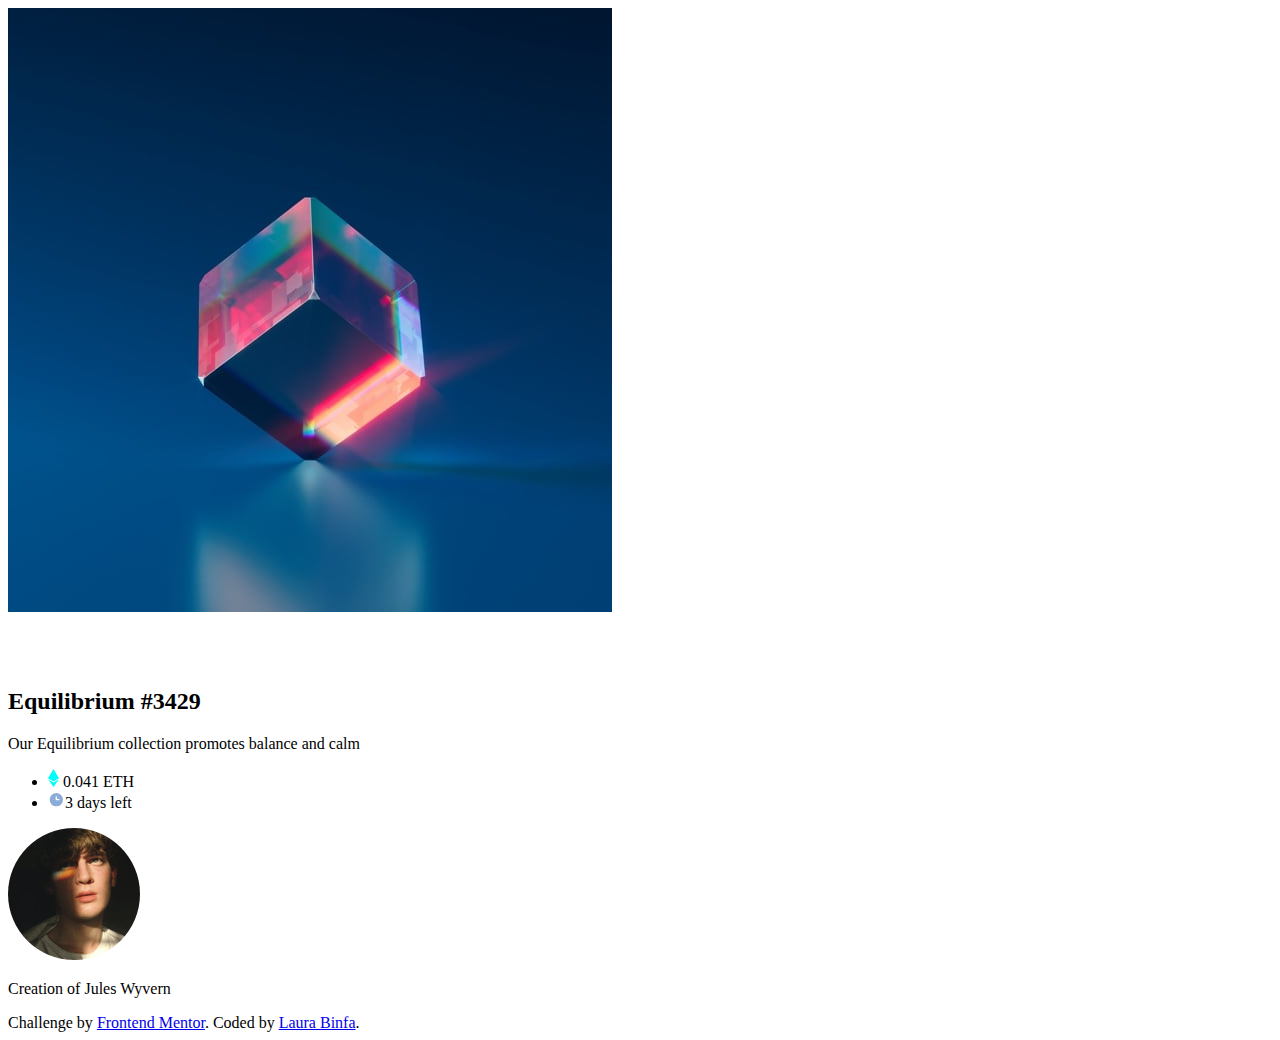
<file: nft-preview-card-component-main/index.html>
<!DOCTYPE html>
<html lang="en">
<head>
  <meta charset="UTF-8">
  <meta name="viewport" content="width=device-width, initial-scale=1.0"> <!-- displays site properly based on user's device -->

  <link rel="icon" type="image/png" sizes="32x32" href="./images/favicon-32x32.png">
  
  <title>Frontend Mentor | NFT preview card component</title>
<link rel="stylesheet" href="C:\Users\USER\Desktop\nft-preview-card-component-main\images\style.css">
</head>
<body>

  <div class="container">
    <article class="main-image">
      <img src="images/image-equilibrium.jpg" alt="">
      <div class="laura">
        <img src="./images/icon-view.svg" alt="">
      </div>
    </article>

    <article>
      <h2>Equilibrium #3429</h2>
      <p>Our Equilibrium collection promotes balance and calm</p>
      <ul>
        <li><img src="images/icon-ethereum.svg" alt=""> 0.041 ETH</li>
        <li><img src="images/icon-clock.svg" alt="">3 days left</li>
      </ul>
    </article>
    
<article class="avatar">
  <img src="images/image-avatar.png" alt="">
  <p>Creation of <span>Jules Wyvern</span></p>
</article>

  </div>

  <div class="attribution">
    Challenge by <a href="https://www.frontendmentor.io?ref=challenge" target="_blank">Frontend Mentor</a>. 
    Coded by <a href="#">Laura Binfa</a>.
  </div>
</body>
</html>
</file>
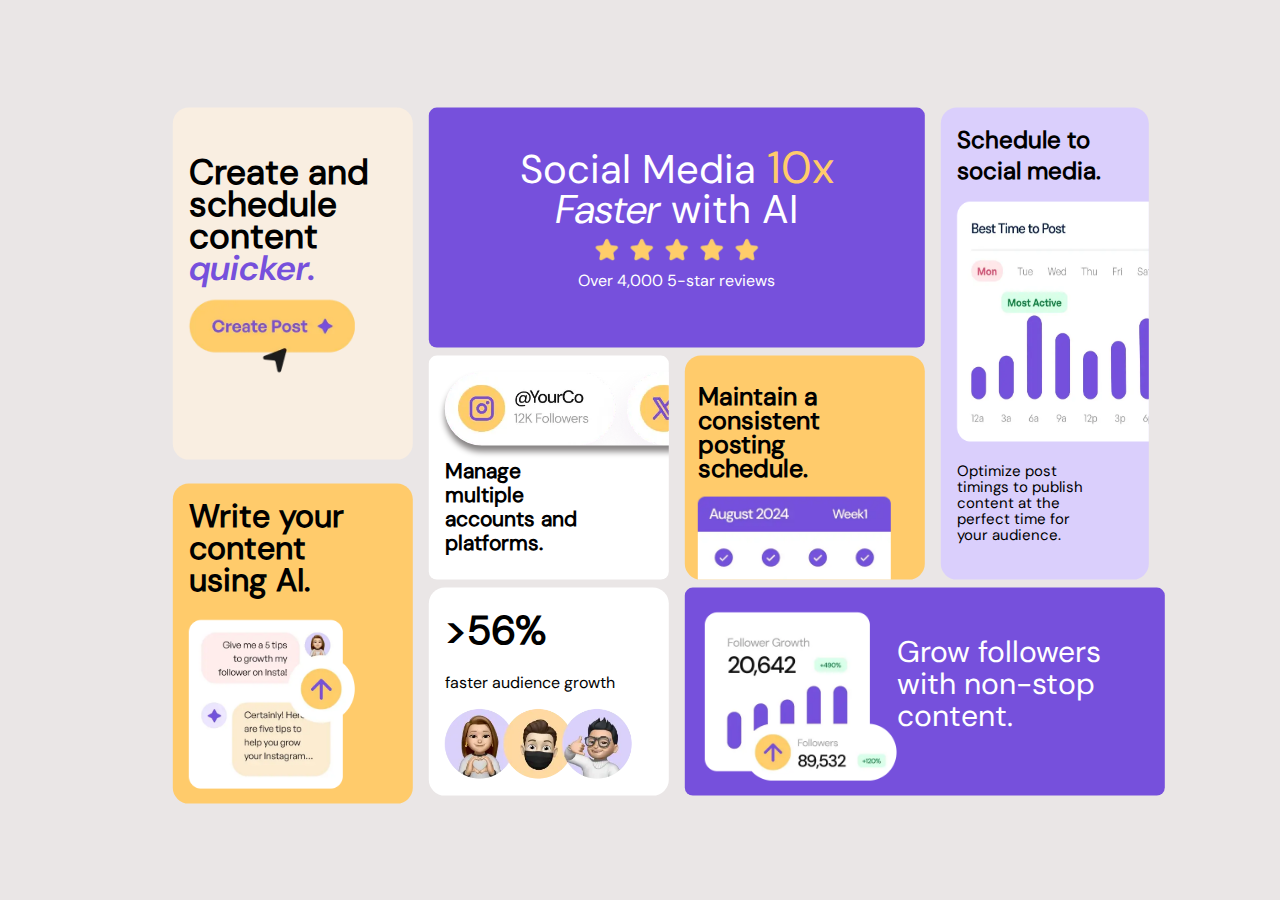
<file: bento-grid-main/bento-grid-main/index.html>
<!DOCTYPE html>
<html lang="en">
<head>
  <meta charset="UTF-8">
  <meta name="viewport" content="width=device-width, initial-scale=1.0"> <!-- displays site properly based on user's device -->

  <link rel="icon" type="image/png" sizes="32x32" href="./assets/images/favicon-32x32.png">
  <link rel="stylesheet" href="style.css">
  
  <title>Frontend Mentor | Bento grid</title>

  <!-- Feel free to remove these styles or customise in your own stylesheet 👍 -->
  
</head>
<body>
<div class="container">
 
  <div class="bento-grid-column2">
 
  <section class="social">
    <div class="contents">
    <h1>Social Media <span class="tenTimes"> 10x</span> <span class="fast">Faster</span> with AI</h1>
  <div class="image"><img src="./assets/images/illustration-five-stars.webp" alt=""></div>  
 <p> Over 4,000 5-star reviews</p>
</div>
</section>


<section class="grid">
<section class="manage">
 <div class="multi-img"><img src="./assets/images/illustration-multiple-platforms.webp" alt=""></div> 
 <h3>Manage multiple accounts and platforms.</h3> 
</section>



  <section class="posting">
<h3> Maintain a consistent posting schedule.</h3> 
  <div class="post-img">
  <img src="./assets/images/illustration-consistent-schedule.webp" alt="" >
</div>
</section>
</section>
</div>

</section>


<div class="bento-grid-column3">

<section class="schedule">
 <h2>Schedule to social media.</h2> 
 <div class="schedule-img">
  <img src="./assets/images/illustration-schedule-posts.webp" alt="">
 </div>
 <p>Optimize post timings to publish content at the perfect time for your audience.</p> 
  </section>
</div>

<div class="bento-grid-column4">
<section class="grid">

<section class="audience">
  <span>>56%</span> <p>faster audience growth</p>
  <div class="audience-image">
    <img src="./assets/images/illustration-audience-growth.webp" alt="">
  </div>
  </section>



<section class="followers">
  <div class="followers-image">
    <img src="./assets/images/illustration-grow-followers.webp" alt="">
  </div>
<p>Grow followers with non-stop content.</p>
</section>
</section>
</div>

<div class="bento-grid-column1">

  <section class="content">
  <h3>Create and schedule content <span class="quick">quicker.</span></h3>
  <div class="content-image">
    <img src="./assets/images/illustration-create-post.webp" alt="">
  </div>
</section>


<section class="ai">
  <h3>Write your content using AI.</h3>
  <div class="ai-image">
    <img src="./assets/images/illustration-ai-content.webp" alt="">
  </div>
</section>
</section>
</div>

</div>

</body>
</html>
</file>
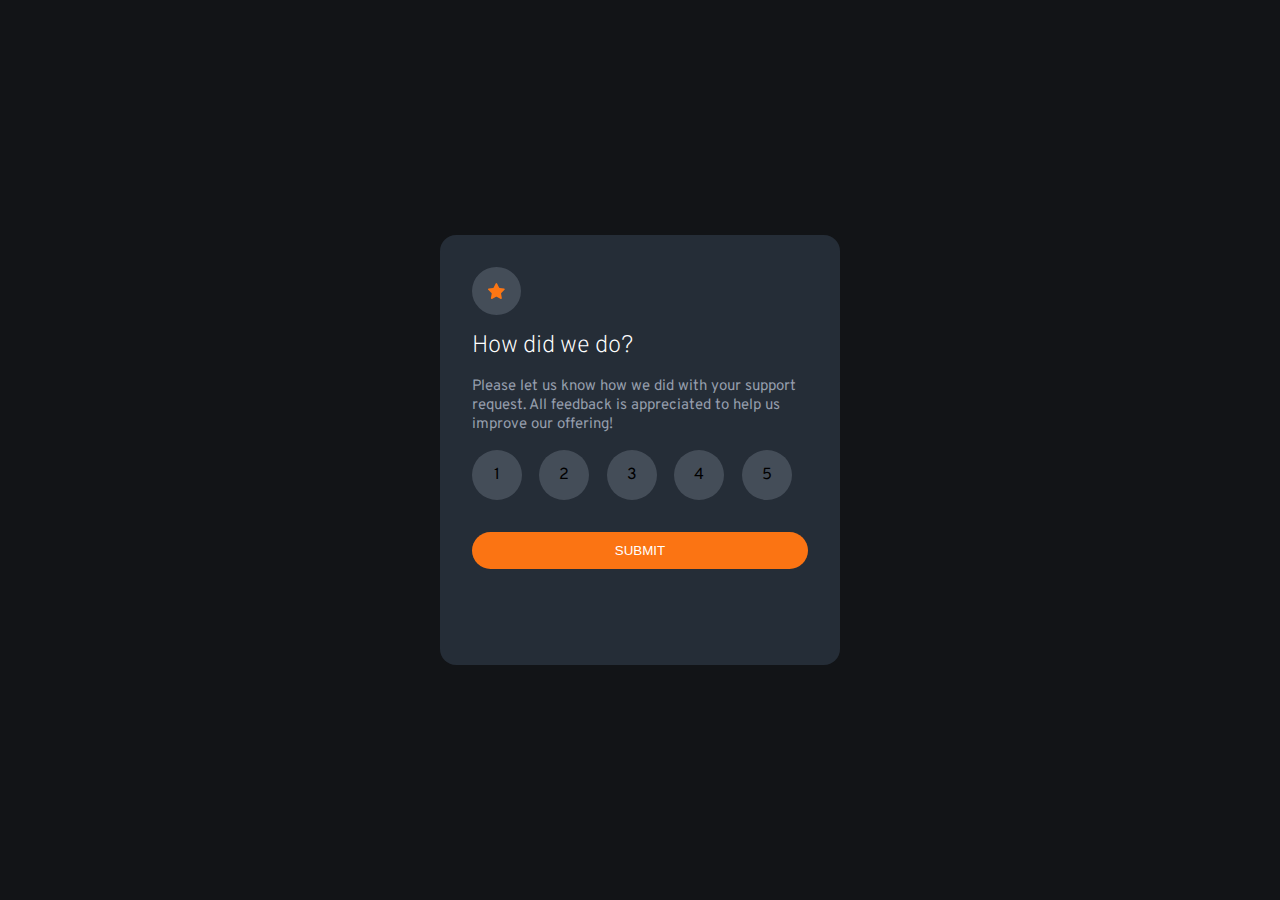
<file: interactive-rating-component-main/interactive-rating-component-main/index.html>
<!DOCTYPE html>
<html lang="en">
<head>
  <meta charset="UTF-8">
  <meta name="viewport" content="width=device-width, initial-scale=1.0"> <!-- displays site properly based on user's device -->

  <link rel="icon" type="image/png" sizes="32x32" href="./images/favicon-32x32.png">
  <link rel="stylesheet" href="style.css">
  <title>Frontend Mentor | Interactive rating component</title>

</head>
<body>
  <div class="card">
    <div class="card_container">
      <div class="rating">
        <div class="star_icon">
          <img src="./images/icon-star.svg" alt="">
        </div>
       <h2 class="title"> How did we do?</h2>
<p class="description">
  Please let us know how we did with your support request. All feedback is appreciated 
  to help us improve our offering!</p>
<div class="ratings" >
 <span>1</span> 
 <span>2</span>
 <span>3</span>
 <span>4</span>
 <span>5</span>

</div>
<button class="submit">Submit</button>
      </div>
      <div class="thank hidden" >
        <img src="./images/illustration-thank-you.svg" alt="">
        <div class="chip">
          <p> You selected <span id="rate"></span> out of 5</p>
        </div>
         <h2 class="title">Thank you!</h2>  
         <p class="description">We appreciate you taking the time to give a rating. If you ever need more support,
          don't hesitate to get in touch!</p>
      </div>
    
    </div>
  </div>
  <script src="./app.js"></script>
  
</body>
</html>
</file>
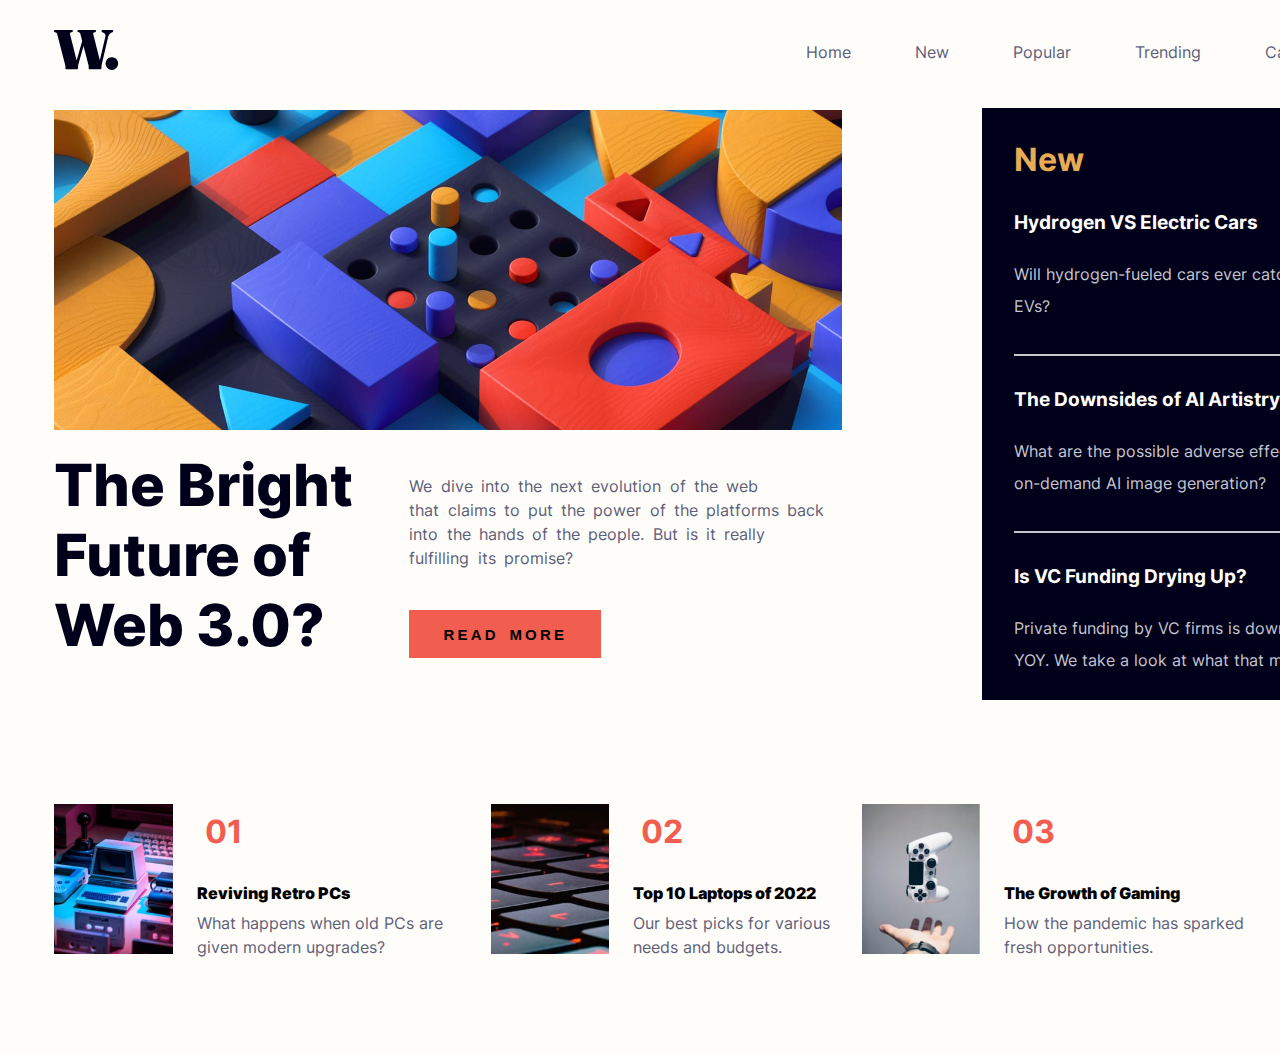
<file: news-homepage-main/news-homepage-main/index.html>
<!DOCTYPE html>
<html lang="en">
<head>
  <meta charset="UTF-8">
  <meta name="viewport" content="width=device-width, initial-scale=1.0"> <!-- displays site properly based on user's device -->

  <link rel="icon" type="image/png" sizes="32x32" href="./assets/images/favicon-32x32.png">
  <link rel="stylesheet" href="style.css">
  
  <title>Frontend Mentor | News homepage</title>

</head>
<body>
<div class="container">

  <!--Logo-->
  <div class="logo">
 <img src="./assets/images/logo.svg" alt="">
</div>


<!--List-->
<div class="flex-container">
 <div class="list">
  <ul>
  <li>Home</li>
  <li>New</li>
  <li>Popular</li>
  <li>Trending</li>
  <li>Categories</li>
</ul>
</div> 
</div>


<!--image-->
<div class="image">
<img src="./assets/images/image-web-3-desktop.jpg" alt="">
</div>
<div class="flex-container">
  <div class="general">
<div class="heading">
  <h1> The Bright <br>Future of <br>Web 3.0?</h1>
</div>
<div class="other">
  <p class="paragraph">We dive into the next evolution of the web<br> that claims to put the power of the platforms back<br>
    into the hands of the people.
  But is it really <br> fulfilling its promise?</p>

  <!--Button-->
 <button class="read">READ MORE</button> 
</div>
</div>
</div>

<!--New compartment-->
<div class="new">
 <h1>New </h1> 

 <h3>Hydrogen VS Electric Cars</h3> 
  <p class="fund">Will hydrogen-fueled cars ever catch up to<br> EVs?
</p>
  <h3>The Downsides of AI Artistry</h3>
  <p class="fund">
  What are the possible adverse effects of <br>on-demand AI image generation?
</p>
  <h3>Is VC Funding Drying Up?</h3>
  <p class="fun">Private funding by VC firms is down 50% <br>YOY. We take a look at what that means.</p>
</div>

<!--Other images compartment-->
<div class="center">
  <div class="flex-container">

    <div class="input-flex">
      <main class="fond">
    <img src="./assets/images/image-retro-pcs.jpg" alt="">
    
      <main class="mod">
 <h1 class="mink">01</h1> 
 <label class="peep"> Reviving Retro PCs</label>
  <p>What happens when old PCs are given modern upgrades?</p>
</main>
</main>
</div>





  <div class="input-flex">
    <main class="fond">
  <img src="./assets/images/image-top-laptops.jpg" alt="">
  
    <main class="mod">
<h1 class="mink" >02</h1>
  <label class="peep">Top 10 Laptops of 2022</label>
  <p>Our best picks for various needs and budgets.</p></main> 
</main>
</div>



  <div class="input-flex">
    <main class="fond">
  <img src="./assets/images/image-gaming-growth.jpg" alt="">
  <main class="mod">
 <h1 class="mink">03</h1>
  <label class="peep">The Growth of Gaming</label>
  <p>How the pandemic has sparked fresh opportunities.</p>
</main>
</main>
</div>
  </div>
</div>
 </div>
</body>
</html>

<!--Using a flex container i can manipulate how each compartment should look like
either in a row or a column -->
</file>
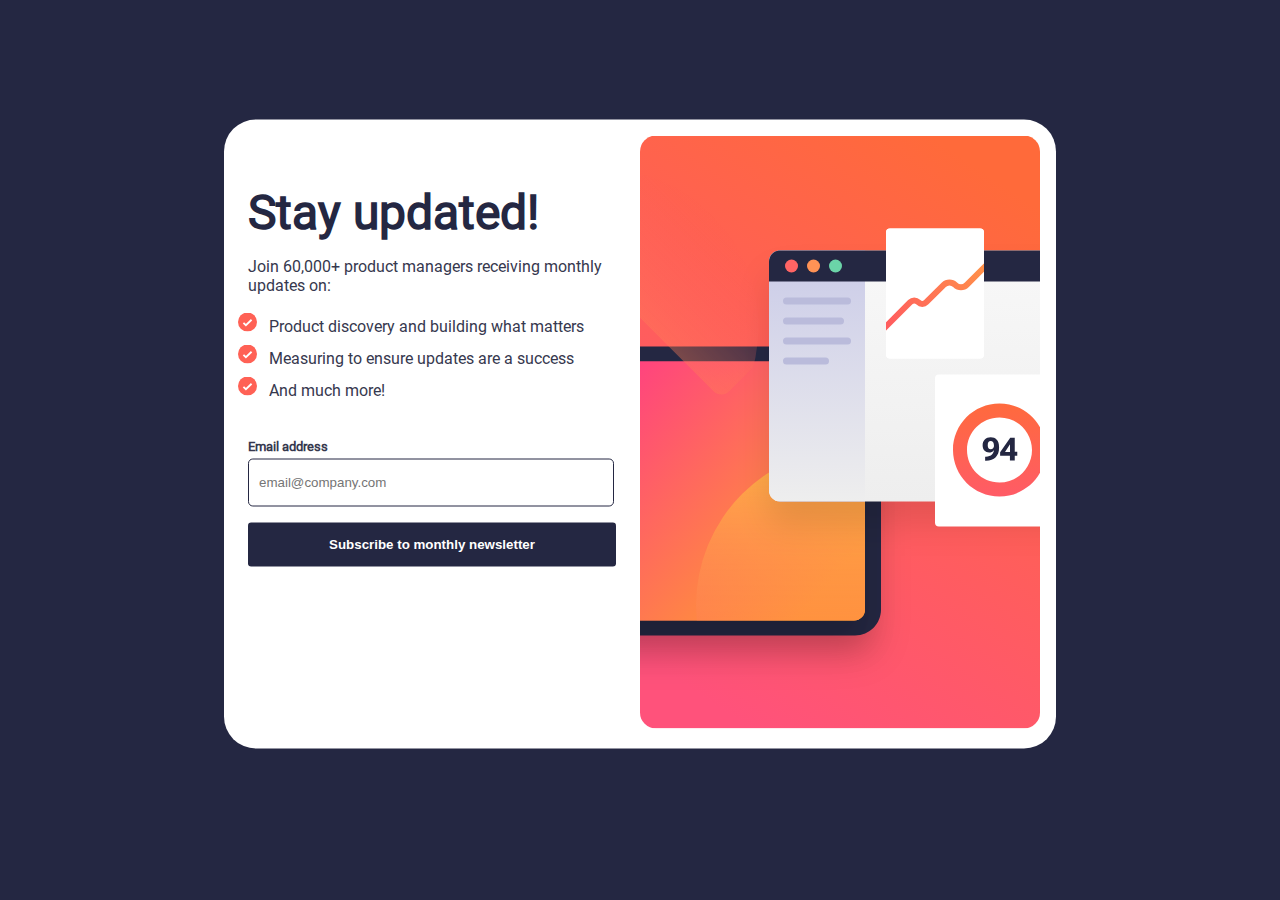
<file: newsletter-sign-up-with-success-message-main/newsletter-sign-up-with-success-message-main/index.html>
<!DOCTYPE html>
<html lang="en">
<head>
  <meta charset="UTF-8">
  <meta name="viewport" content="width=device-width, initial-scale=1.0"> <!-- displays site properly based on user's device -->

  <link rel="icon" type="image/png" sizes="32x32" href="./assets/images/favicon-32x32.png">
  <link rel="stylesheet" href="style.css">
  
  <title>Frontend Mentor | Newsletter sign-up form with success message</title>

  <!-- Feel free to remove these styles or customise in your own stylesheet 👍 -->
  
</head>
<body>
<div class="container">
 
  <section class="sign-up">
  <!-- Sign-up form start --> 

   <div class="flex-container">
<section class="sign">
  <h1>Stay updated!</h1>
<p>Join 60,000+ product managers receiving monthly updates on:</p>
  
<section class="list">
  <ul>
 <li> Product discovery and building what matters</li>
  <li>Measuring to ensure updates are a success</li>
 <li> And much more!</li>
</ul>
</section>
<!-- Email -->
 
<section class="email" required>
  <label for="email">Email address
    </label> <small class="invalid-feedback"> Valid email required </small>
  <input type="email" name="" id="email" placeholder="email@company.com" class="mail" autocomplete="off" >
  
</section>
<section class="sub-btn">
  <button type="submit" name="sub" id="sub-btn">Subscribe to monthly newsletter</button>
</section>
</section>

<div class="image">
<section class="news-image">
  <img src="./assets/images/illustration-sign-up-desktop.svg" alt="" id="desktop">
  <img src="./assets/images/illustration-sign-up-mobile.svg" alt="" id="mobile">
</section>
</div>
</div>
</section>
  <!-- Sign-up form end -->

  <!-- Success message start -->

  <section class="success hidden" id="success">
    
    <img src="./assets/images/icon-success.svg" alt="">
 <h1>Thanks for subscribing!</h1> 
<p> A confirmation email has been sent to <span class="eml" id="span">ash@loremcompany.com.</span> 
  Please open it and click the button inside to confirm your subscription.</p>
 
<section class="dismiss-btn">
  <button id="dismiss-btn">Dismiss message</button>
</section>
</section>
  <!-- Success message end -->
 </div>
</body>
<script src="style.js"></script>
</html>
</file>
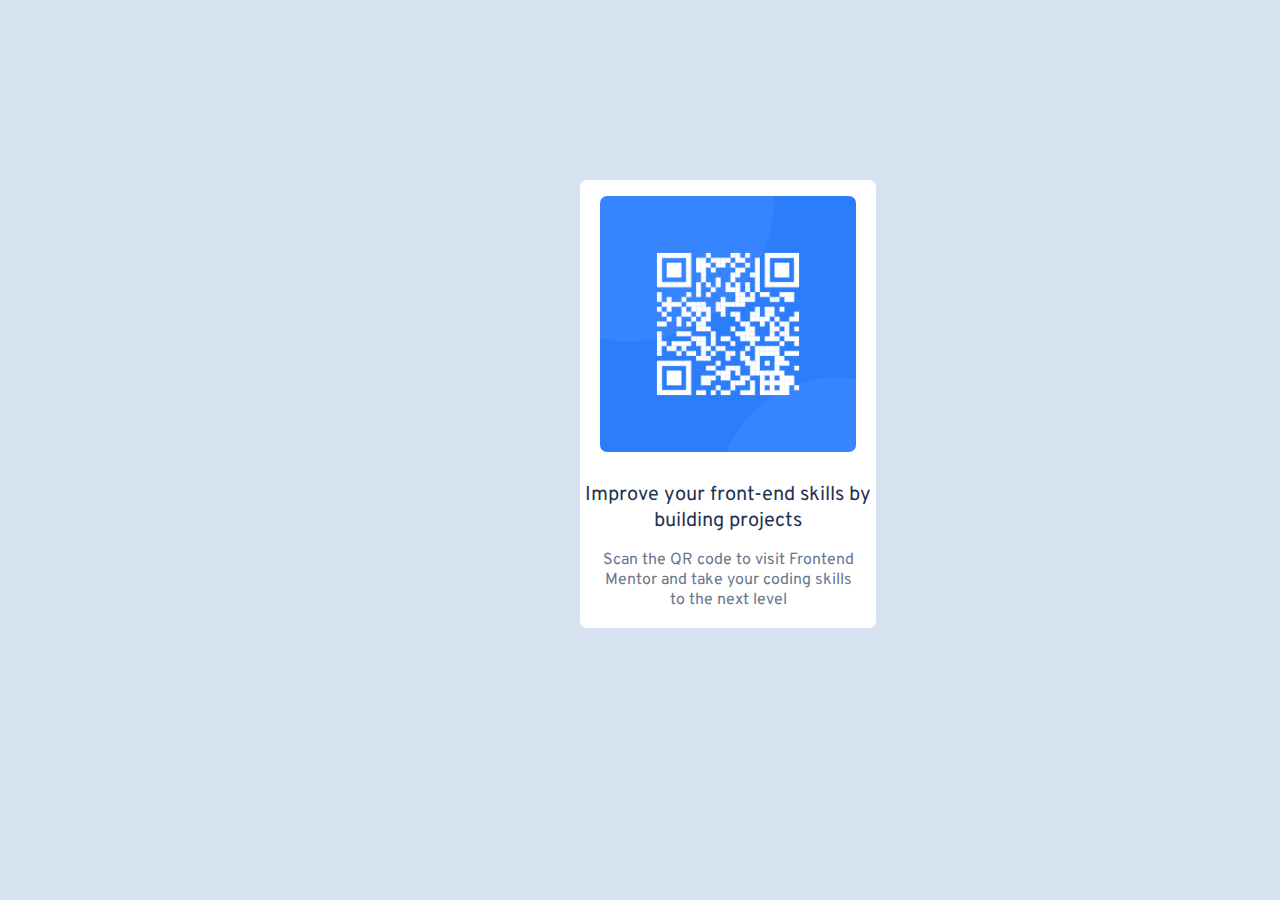
<file: qr-code-component-main/qr-code-component-main/index.html>
<!DOCTYPE html>
<html lang="en">
<head>
  <meta charset="UTF-8">
  <meta name="viewport" content="width=device-width, initial-scale=1.0"> <!-- displays site properly based on user's device -->

  <link rel="icon" type="image/png" sizes="32x32" href="./images/favicon-32x32.png">
  <link rel="stylesheet" href="style.css"

</head>
<body>
<div class="container">
  
<div class="image"><img src="./images/image-qr-code.png" alt=""></div>
<div class="text">
  <p class="first">Improve your front-end skills by building projects</p>

  <p class="second">Scan the QR code to visit Frontend Mentor and take your coding skills to the next level</p>
  </div>
  </div>
</body>
</html>
</file>
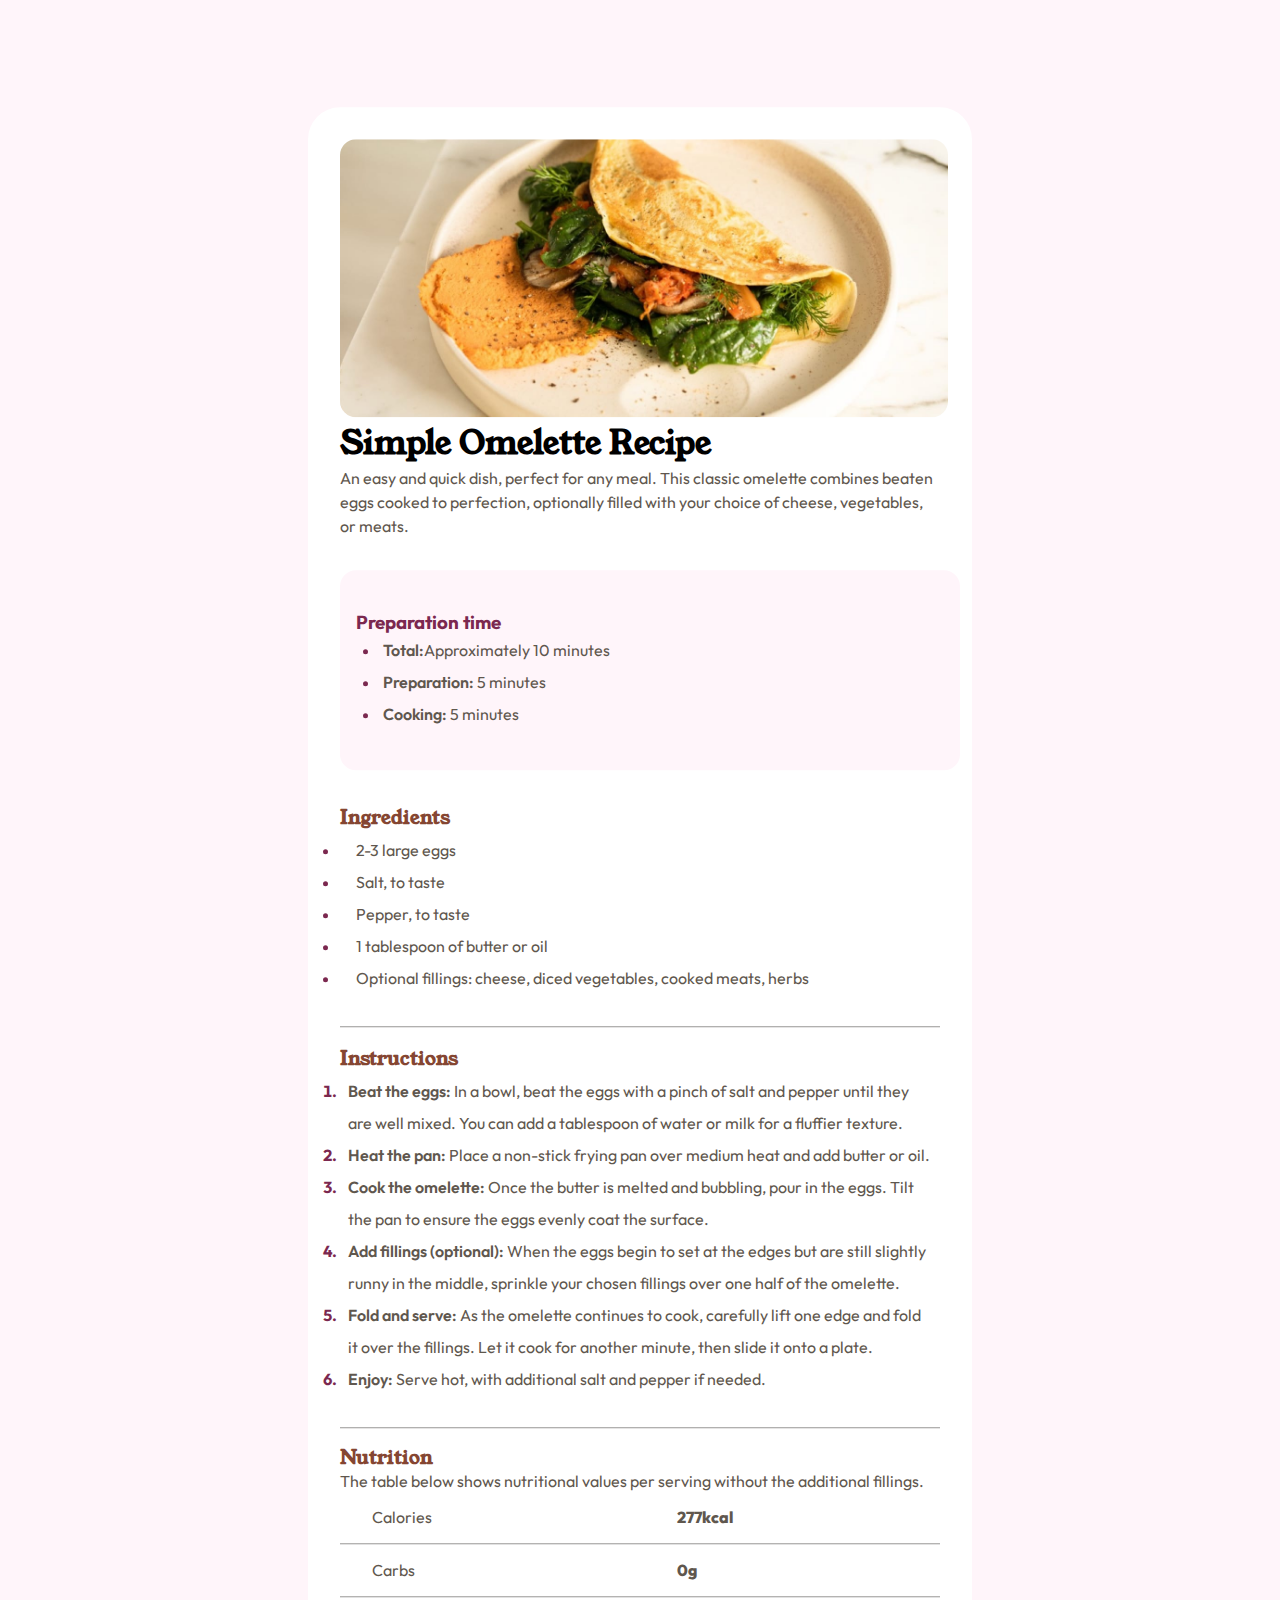
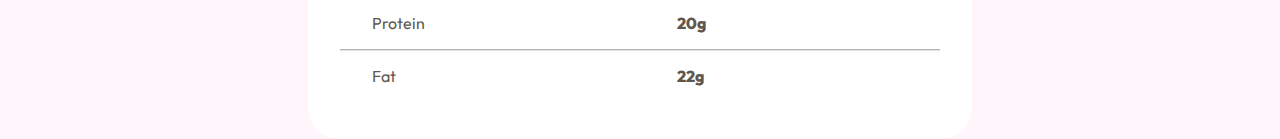
<file: recipe-page-main/recipe-page-main/index.html>
<!DOCTYPE html>
<html lang="en">
<head>
  <meta charset="UTF-8">
  <meta name="viewport" content="width=device-width, initial-scale=1.0"> <!-- displays site properly based on user's device -->

  <link rel="icon" type="image/png" sizes="32x32" href="./assets/images/favicon-32x32.png">
  <link rel="stylesheet" href="style.css">
  
  <title>Frontend Mentor | Recipe page</title>

  <!-- Feel free to remove these styles or customise in your own stylesheet 👍 -->
  
</head>
<body>

  <div class="container">
    <div class="recipe">
      <div class="image">
        <img src="./assets/images/image-omelette.jpeg" alt="">
      </div>
      <div class="header">
 <h1> Simple Omelette Recipe</h1>
</div>
<section class="intro">
  An easy and quick dish, perfect for any meal. This classic omelette combines beaten eggs cooked 
  to perfection, optionally filled with your choice of cheese, vegetables, or meats.
</section>

<section class="preparation">
<h3 class="prep">  Preparation time</h3>
<ul>
  <li> <span>Total:</span>Approximately 10 minutes</li>
 <li> <span>Preparation: </span> 5 minutes</li>
 <li> <span>Cooking:</span> 5 minutes</li> 
</ul>
</section>

<section class="ingredients">
  <h3>Ingredients</h3>
 
  <ul>
 <li>2-3 large eggs</li> 
 <li> Salt, to taste</li>
  <li>Pepper, to taste</li>
 <li>1 tablespoon of butter or oil</li>
 <li>Optional fillings: cheese, diced vegetables, cooked meats, herbs</li> 
</ul>
</section>

<section class="instructions">
 <h3>Instructions</h3> 
 <ul>
  <li> <span>Beat the eggs:</span> In a bowl, beat the eggs with a pinch of salt and pepper until they are well mixed. 
  You can add a tablespoon of water or milk for a fluffier texture.</li>

 <li> <span>Heat the pan:</span> Place a non-stick frying pan over medium heat and add butter or oil.
</li>
 <li> <span>Cook the omelette:</span> Once the butter is melted and bubbling, pour in the eggs. Tilt the pan to ensure 
  the eggs evenly coat the surface.</li> 

 <li> <span>Add fillings (optional):</span> When the eggs begin to set at the edges but are still slightly runny in the 
  middle, sprinkle your chosen fillings over one half of the omelette.</li> 

 <li> <span>Fold and serve: </span>As the omelette continues to cook, carefully lift one edge and fold it over the 
  fillings. Let it cook for another minute, then slide it onto a plate.</li>

 <li><span>Enjoy:</span> Serve hot, with additional salt and pepper if needed.</li> 
</ul>
</section>

<section class="nutrition">
  <h3>Nutrition</h3>

  <!-- Have to create a table -->
<p> The table below shows nutritional values per serving without the additional fillings.</p>
 
<table>
  <tbody>
  <tr>
    <td class="nutrition-items">Calories</td>
 <td class="nutrition-weight">277kcal</td > 
</tr>
<tr>
 <td class="nutrition-items">Carbs</td > 
  <td class="nutrition-weight">0g</td>
</tr>
<tr>
 <td class="nutrition-items">Protein</td > 
 <td class="nutrition-weight"> 20g</td >
</tr>
<tr>
  <td class="nutrition-items">Fat</td >
 <td class="nutrition-weight">22g</td > 
</tr>
</tbody>
</table>
</section>
</div>
  </div>
</body>
</html>
</file>
<file: bento-grid-main/bento-grid-main/style.css>
@font-face {
    font-family: pop;
    src: url(./assets/fonts/static/DMSans-Regular.ttf);
}

@font-face {
    font-family: italics;
    src: url(./assets/fonts/DMSans-Italic-VariableFont_opsz\,wght.ttf);
}

:root{
    /* ## Colors */

 --Purple-100: hsl(254, 88%, 90%);
 --Purple-500: hsl(256, 67%, 59%);

 --Yellow-100: hsl(31, 66%, 93%);
 --Yellow-500: hsl(39, 100%, 71%);

 --White: hsl(0, 0%, 100%);
 --Black: hsl(0, 0%, 7%);

}

*{
    margin: 0;
    padding: 0;
    box-sizing: border-box;
}
body{
    font-family: pop;
    background-color:hsl(0, 9%, 91%);
    position: absolute;
    top: 50%;
    left: 50%;
    transform: translate(-60% , -52%);
   padding: 2rem 1rem;
}


.container{

    /* For grid */
   display: grid;
   grid-template-columns: 1fr 2fr 1fr;
 grid-template-rows: 13rem 13rem 13rem;
 margin-inline: auto;
 grid-template-areas: 
 'column1 column2 column3 '
 'column1 column2 column3 '
 'column1 column4 column4 '
 ;
 gap: 1rem;
 max-width: 60rem;

}

.container > * , .grid {
    display:grid;
    gap: 1rem;
}

.grid{
    grid-template-columns: 1fr 1fr;
}

.grid:nth-child(1){
  grid-template-columns: .8fr 2fr;
}
/* Socials */
.social {
    background-color: var(--Purple-500);
    border-radius: .5rem;
    padding: .5rem;
    width: 31rem;
    height:15rem;
}

.social h1{
    color: var(--White);
    width: 80%;
    font-size: 40px;
    margin-left: 3rem;
    font-weight: 590;
    line-height: 2.5rem;
    margin-bottom: .5rem;
    margin-top: 2rem;
}

.social span.tenTimes{
    color: var(--Yellow-500);
    font-size: 45px;
    font-weight: 400;   
}

.social .image img{
    width: 35%;
    margin-bottom: 8rem;
}

.social p{
    color: var(--White);
    margin-top: -8rem;
   
}

 .contents {
    text-align: center;
    justify-content: center;
    align-items: center;
}

.social span.fast{
     color: var(--White);
     font-family: italics ;
     font-weight: 400;
}

/* Managing multiple accounts */
.manage{
    background-color: var(--White);
    padding: 1rem  ;
    width: 15rem;
    height: 14rem;
    margin-top: -.5rem;
    align-self: center;
    border-radius: .5rem;
    overflow-x: hidden;
    overflow-y:hidden;
    font-family: pop;

}

.manage .multi-img img {
  width: 350px;
  box-shadow: 0px 6px 6px  rgb(133, 130, 130) ;
  background-color: transparent;
  border-radius: 3rem;

}

.manage h3{
    width: 70%;
    font-size: 21px;
    justify-content: center;
    align-items: center;
    margin-bottom: 1rem;
    margin-top: .5rem;
    font-weight: 600;
    line-height: 1.5rem;
}

/* Maintain consistent schedule */
.posting{
 background-color: var(--Yellow-500);
 width: 15rem;
 height: 14rem;
 padding: .8rem;
 margin-top: -.5rem;
 border-radius: 1rem;
 overflow-x: hidden;
 overflow-y: hidden;
}

.posting .post-img img{
   width: 90%;
}
.posting h3{
    width: 70%;
    font-size: 25px;
    line-height: 1.5rem;
    margin-bottom: 1rem;
    margin-top: 1rem;
}

/* Schedule social media 🎉 */
.schedule{
 background-color: var(--Purple-100);
 width: 13rem;
 height: 29.5rem;
 padding: 1rem;
 border-radius: 1rem;
 text-align: left;
 justify-content: center;
 align-items: center;
 overflow-x: hidden;
 overflow-y: hidden;
}

.schedule .schedule-img img {
   width: 15rem;
   height: 15rem;
   margin-top: 1rem;
}

.schedule h2{
    font-weight: 700;
}

.schedule p{
    width: 75%;
    margin-top: 1rem;
    line-height: 1rem;
    font-size: 15px;
}

/* Grow non-stop followers 🚀*/
.followers{
 background-color: var(--Purple-500);
 width: 30rem;
 height: 13rem;
 text-align: left;
 border-radius: .5rem;
 margin-top: 2rem;
}

.followers .followers-image img{
    width: 40%;
    margin-top: 1.5rem;
    float: left;
    margin-left: 20px;
}

.followers p{
    color: var(--White);
    width: 60%;
    margin-left: 12rem;
    line-height: 2rem;
    font-weight: 500;
    font-size: 30px;
    margin-top: 3rem;
}

/* Audience growth */
.audience{
 background-color: var(--White);
 width: 15rem;
 height: 13rem;
 border-radius: 1rem;
 padding: 1rem;
 margin-top: 2rem;
}

.audience .audience-image img {
  width: 90%;
}

.audience span {
    font-size: 40px;
    font-weight: 600 ;
}

.audience p{
    margin-top: 1rem;
   margin-bottom: 1rem;
   font-weight: 500;
}

/* Create content */
.content{
  background-color: var(--Yellow-100);
  width: 15rem;
  height: 22rem;
  padding: 1rem;
  border-radius: 1rem;
 
  margin-left: 7rem;
  
}

.content .content-image img{
    margin-top: 1rem;
  width: 80%;
}

.content h3{
   width: 100%;
   font-size: 35px;
   justify-content: center;
  align-items: center;
  line-height: 2rem;
  margin-top: 2rem;
}

.content span.quick{
  font-family: italics;
  font-weight: 600;
  color: var(--Purple-500);
}

/* AI */
.ai {
 background-color: var(--Yellow-500);
 width: 15rem;
  height: 20rem;
 border-radius: 1rem;
 padding: 1rem;
 margin-top: .5rem;
 margin-left: 7rem;
}

.ai h3{
 width: 90%;
 font-size: 2rem;
 line-height: 2rem;
 margin-bottom: 1.5rem;
 font-weight: 600;
}

.ai .ai-image img{
    width: 80%;
}

/* Grid */
.bento-grid-column1{
    grid-area: column1;
}

.bento-grid-column2{
grid-area: column2;
}

.bento-grid-column3{
 grid-area: column3;
}

.bento-grid-column4{
 grid-area: column4;
}






/* Media */
/* Not relevant */
@media  screen and (max-width: 950px) {
    .container{
       
        grid-template-columns: 1fr 1fr;
      grid-template-rows: 13rem 13rem 13rem 13rem;
      margin-inline: auto;
      grid-template-areas: 
      ' column2 column3 '
      ' column2 column3 '
      ' column4 column4 '
      'column1 columnn1'
      ;
     
     
     }
     
     .bento-grid-column1{
        grid-template-columns: 1fr 1fr;

     }
}


/* Relevant */
@media  screen and (max-width: 768px) {
   body{
    padding: 1rem;
    position: absolute;
    top: 50%;
    left: 50%;
    transform: translate(-45% , -10%);
   }

    .container{
       
        grid-template-columns: 1fr ;
      grid-template-rows: auto auto;
      margin-inline: auto;
      grid-template-areas: 
      ' column2'
      ' column3  '
      ' column4  '
      'column1'
      ;
     
     
     }
     
     .bento-grid-column1{
        grid-template-columns: 1fr 1fr;

     }
     .grid , .grid:nth-child(1) , .bento-grid-column1 , .bento-grid-column2{
        grid-template-columns: 1fr ;
     }


     /* Socials */
.social {
    background-color: var(--Purple-500);
    border-radius: .5rem;
    padding: .5rem;
    width: 20rem;
}

.social h1{
    color: var(--White);
    width: 80%;
    font-size: 40px;
    margin-left: 3rem;
    font-weight: 590;
    line-height: 2.5rem;
    margin-bottom: 1rem;
}

.social span.tenTimes{
    color: var(--Yellow-500);
    font-size: 45px;
    font-weight: 400;   
}

.social .image img{
    width: 35%;
    margin-bottom: 8rem;
}

.social p{
    color: var(--White);
    margin-top: -8rem;
    margin-bottom: 2rem;
}

/* Managing multiple accounts */
.manage{
    background-color: var(--White);
    padding: 1rem  ;
    width: 20rem;
    height: 10rem;
    margin-top: 1rem;
    align-self: center;
    border-radius: .5rem;
}

.manage .multi-img img {
  width: 300px;
  box-shadow: 0px 6px 6px  rgb(133, 130, 130) ;
  background-color: transparent;
  border-radius: 3rem;

}

.manage h3{
    width: 100%;
    font-size: 25px;
    justify-content: center;
    align-items: center;
    margin-bottom: 2rem;
}

/* Maintain consistent schedule */
.posting{
 background-color: var(--Yellow-500);
 width: 20rem;
 height: 15rem;
 padding: .8rem;
 margin-top: 1rem;
 border-radius: 1rem;
}

.posting .post-img img{
   width: 70%;
  
}
.posting h3{
    width: 100%;
    font-size: 25px;
}

/* Schedule social media 🎉 */
.schedule{
 background-color: var(--Purple-100);
 width: 20rem;
 height: 29rem;
 padding: 1rem;
 border-radius: 1rem;
 margin-top: 1rem;
 text-align: center;
 justify-content: center;
 align-items: center;
}

.schedule .schedule-img img {
   width: 100%;
}

.schedule h2{
    font-weight: 700;
}

.schedule p{
    width: 75%;
    margin-left: 2rem;
    line-height: 1rem;
}

/* Grow non-stop followers 🚀*/
.followers{
 background-color: var(--Purple-500);
 width: 20rem;
 height: 25rem;
 text-align: center;
 border-radius: 1rem;
 margin-top: 2rem;
}

.followers .followers-image img{
    width: 70%;
    margin-top: 2rem;
    margin-left: 4rem;
}

.followers p{
    color: var(--White);
    width: 50%;
    margin-left: 5rem;
    font-weight: 500;
    margin-bottom: -.2rem;
}

/* Audience growth */
.audience{
 background-color: var(--White);
 width: 20rem;
 border-radius: 1rem;
 padding: 1rem;
 margin-top: 1rem;
}

.audience .audience-image img {
  width: 60%;
 
}

.audience span {
    font-size: 40px;
    font-weight: 600 ;
}

.audience p{
   margin-bottom: 1rem;
   font-weight: 500;
}

/* Create content */
.content{
  background-color: var(--Yellow-100);
  width: 20rem;
  height: 15rem;
  padding: 1rem;
  border-radius: 1rem;
  margin-top: 1rem;
  margin-left: -.1rem;
  
}

.content .content-image img{
  width: 50%;
}

.content h3{
   width: 100%;
   font-size: 35px;
   justify-content: center;
  align-items: center;
}

.content span.quick{
  font-family: italics;
  font-weight: 600;
  color: var(--Purple-500);
}

/* AI */
.ai {
 background-color: var(--Yellow-500);
 width: 20rem;
 height: 20rem;
 border-radius: 1rem;
 padding: 1rem;
 margin-top: 1rem;
 margin-left: -.1rem;
}

.ai h3{
 width: 90%;
 font-size: 2rem;
}

.ai .ai-image img{
    width: 70%;
}
}
</file>
<file: interactive-rating-component-main/interactive-rating-component-main/style.css>
@import url('https://fonts.googleapis.com/css2?family=Overpass&display=swap');

:root{
--Orange: hsl(25, 97%, 53%);
--White: hsl(0, 0%, 100%);
--Light-Grey: hsl(217, 12%, 63%);
--Dark-Blue: hsl(213, 19%, 18%);
--Very-Dark-Blue: hsl(216, 12%, 8%);
}

*{
    padding: 0;
    margin: 0;
    box-sizing: border-box;
}
body{
    min-height: 100vh;
    display: flex;
    justify-content: center;
    align-items: center;
    background-color: var(--Very-Dark-Blue);
    font-family: Overpass , sans-serif;
}
.hidden{
    display: none;
}

.card{
    background-color: var(--Dark-Blue);
    border-radius: 1rem;
    width: 400px;
    height: 430px;
}

.card_container{
    padding: 2rem;
}
.star_icon{
    
    width: fit-content;
    padding: 1rem;
    display: flex;
    align-items: center;
    justify-content: center;
    border-radius: 50%;
    margin-bottom: 1rem;
    background-color:hsla(217, 12%, 63%, 0.281);
}

.title{
    color: var(--White);
    font-weight: 200;
    margin-bottom: 1rem;
}

.description{
    font-size: 15px;
    color: var(--Light-Grey);
    margin-bottom: 1rem;
}

.ratings{
    display: flex;
    align-items: center;
    justify-content: space-between;
   
    margin-bottom: 1rem;
    
}
.ratings span{
    width: 50px;
    height: 50px;
    display: flex;
    align-items: center;
justify-content: center;
background-color: hsla(217, 12%, 63%, 0.281);
border-radius: 50%;
padding: 20px;
margin-bottom: 1rem;
margin-left: 1rem;
position: relative;
left: -16.5px;
cursor: pointer;

}

.ratings span:hover{
    background-color: var(--Light-Grey);
    color: var(--White);
}
button.submit{
    border-style: none;
    border-radius: 2rem;
    background-color: var(--Orange);
    color: var(--White);
   padding: 0.7rem;
    width: 100%;
    text-transform: uppercase;
    font-weight: 200;
    cursor: pointer;
}
button.submit:hover{
    background-color: var(--White);
    color: var(--Orange);
    transition: 0.4s;
}

.thank{
    text-align: center;
}
.chip{
    background-color: hsla(217, 12%, 63%, 0.281);
    width:fit-content;
    margin: 1rem auto;
    color: var(--Orange);
    font-size: 14px;
    padding: 0.7rem;
    border-radius: 2rem;
}

.checked{
    color: var(--White) !important;
    background-color: var(--Orange) !important;
}
</file>
<file: news-homepage-main/news-homepage-main/style.css>
/*Import font from folder and giving it a name*/
@font-face {
    font-family: laura;
    src: url(./assets/fonts/Inter-VariableFont_slnt\,wght.ttf);
}


:root{
    --Soft-orange: hsl(35, 77%, 62%);
    --Soft-red: hsl(5, 85%, 63%)  ;
    --Off-white: hsl(36, 100%, 99%);
    --Grayish-blue: hsl(233, 8%, 79%);
    --Dark-grayish-blue: hsl(236, 13%, 42%);
    --Very-dark-blue: hsl(240, 100%, 5%);
    
}

*{
    margin: 0;
    padding: 0;
}
 
body{
    font-family: laura;
    display: flex;
    flex-direction: column;
    background-color: var(--Off-white);
}

.container{
    margin-left: 2.5rem;
    padding: .9rem;
}
.flex-container{
    display: flex;
}

.logo img{
    color: var(--Very-dark-blue);
    margin-top: 1rem;
}
.list ul{
text-decoration: none;
display: flex;
flex-direction: row;
}

ul li{
    display: flex;
    list-style: none;
    text-decoration: none;
   padding-inline: 2rem;
   position: relative;
   left: 45rem;
   bottom: 3rem;
   color: var(--Dark-grayish-blue);
   margin-top: 1rem;
}

ul li:hover{
    cursor: pointer;
    color: var(--Soft-red);
    animation-delay: 2s;
}
.image img{
width: 65%;
height: 20rem;
}

.heading h1{
    color: var(--Very-dark-blue);
    display: flex;
    flex-direction: column;
    font-weight: 800;
    font-size: 58px;
}



.general{
    display: flex;
    flex-direction: row;
    gap: 2rem;
    margin-top: 1rem;
}

.other{
    margin-top: 1.5rem;
    margin-left: 1.5rem;
    justify-content: space-around;
    word-spacing: .2rem;
    color: var(--Dark-grayish-blue);
   width: auto;
   line-height: 1.5rem;
}

.new{
    background-color: var(--Very-dark-blue);
    width: fit-content;
    height: 33rem;
    display: flex;
    flex-direction: column;
    position: relative;
    left: 58rem;
    bottom: 36.5rem;
    padding: 2rem;
}

h1 {
    color: var(--Soft-orange);
    margin-bottom: 2rem;
}

h3{
    color: var(--Off-white);
    margin-bottom: 1.5rem;
}

h3:hover{
    color: var(--Soft-orange);
    cursor: pointer;
}
p.fun{
    color: var(--Grayish-blue);
    line-height: 2rem;
}
p.fund {
    color: var(--Grayish-blue);
    border-bottom: 2px solid var(--Grayish-blue);
    margin-bottom: 2rem;
    padding-bottom: 2rem;
    border-spacing: 1rem;
    line-height: 2rem;
}

.center{
    display: flex;
    flex-direction: row;
    position: relative;
    bottom: 30rem;
    margin-bottom: -25rem;
}

.input-flex{
    display: flex;
}

.fond {
    display: flex;
    flex-direction: row;
}

.mod{
    display: flex;
    flex-direction: column;
    gap: 1rem;
    margin-left: 1.5rem;
    margin-right: 1rem;
}

.center img {
    height: 150px;
}

h1.mink{
    color: var(--Soft-red);
    margin-bottom: .5rem;
    padding: .5rem;
}

label.peep{
    color:black;
    font-weight: 900;
}

label.peep:hover{
    color: var(--Soft-red);
    cursor: pointer;
}
.center p{
    color: var(--Dark-grayish-blue);
    line-height: 1.5rem;
    margin-top: -0.5rem;
}

button.read{
    width: 12rem;
    padding: .9rem;
    height: 3rem;
    font-weight: bolder;
    font-size: 15px;
    word-spacing: .2rem;
    margin-top: 2.5rem;
    background-color: var(--Soft-red);
    border: none;
    letter-spacing: .2rem;
}

button.read:hover{
    color: var(--Off-white);
    background-color: var(--Very-dark-blue);
    cursor: pointer;
}
</file>
<file: newsletter-sign-up-with-success-message-main/newsletter-sign-up-with-success-message-main/style.css>
@font-face {
    font-family: robotos;
    src: url(./assets/fonts/Roboto-Regular.ttf);
}

:root{
    /* Colors */
 --Tomato: hsl(4, 100%, 67%);
 --Dark-Slate-Grey: hsl(234, 29%, 20%);
 --Charcoal-Grey: hsl(235, 18%, 26%);
 --Grey: hsl(231, 7%, 60%);
 --White: hsl(0, 0%, 100%);
}

*{
    padding: 0;
    margin: 0;
}

body{
    font-family: robotos;
    background-color: var(--Dark-Slate-Grey);
}

/* Sign up */
.sign-up{
    background-color: var(--White);
    padding: 1rem;
    width: 50rem;
    border-radius: 2rem;
    margin-bottom: 2rem;
}
.flex-container{
    display: flex;
}

.image{
    display: flex;
    flex-direction: row;
    
}

#desktop img{
    width: 90%;
    margin-left: 2rem;
}

.sign {
    margin-top: 3rem;
    margin-left: .5rem;
}

/* Email */
.email{
    display: flex;
    flex-direction: column;
}

.email label{
    margin-bottom: 0.3rem;
    color: var(--Charcoal-Grey);
    font-weight: 600;
    font-size: small;
}

.email input{
    margin-bottom: 1rem;
    width: 21.5rem;
    height: 2rem;
    background-color: transparent;
    border: 1px solid var(--Dark-Slate-Grey);
    border-radius: .3rem;
}

.email input:hover{
    border: 2px solid var(--Dark-Slate-Grey);
    cursor: pointer;
}

.email input[type='email'], textarea{
 background-color: transparent;
     
}

input{
    padding: 7px 10px;
    
}

input:focus{
    color: var(--Dark-Slate-Grey);

}

input:not(:focus):invalid{
    background-color: #FFC0C0;
    color: var(--Tomato);
    border-color: 3px solid var(--Tomato);
}


/* Button */
.sub-btn button{
    background-color: var(--Dark-Slate-Grey);
    color: var(--White);
    padding: .9rem;
    width:23rem;
    border-radius: .2rem;
    border: none;
   font-weight: 600;
}

.sub-btn button:hover{
    color: var(--White) ;
    background-color: var(--Tomato);
    box-shadow: 10px 15px 5px  hsl(4, 100%, 67%, 0.1);
    transition: 1s;
}

/* List */
 li{
    width: 200%;
    font-size: 1rem;
     color: var(--Charcoal-Grey);
     text-align: left;
  vertical-align: bottom;
    margin-left: 2rem;
    padding-inline: .3rem;
    
}

ul{
    list-style-image: url(./assets/images/icon-list.svg);
    margin-top: 1rem; 
    
}

.list img.icon-list{
   padding-inline: 1rem;
    text-align: center;
   
   
}

.list {
    margin-left: -1rem;
    margin-bottom: 2rem;
    width: 100%;
    line-height: 2rem;
    
   
}

/* Signup header */
.sign h1{
    font-weight: 600;
    font-size: 3rem;
    margin-bottom: 1rem;
    color: var(--Dark-Slate-Grey);
}

/* Sign up paragraph */
.sign p{
    margin-bottom: 1rem;
    color: var(--Charcoal-Grey);
}

/* Success-message section  */
.success {
  background-color: var(--White);
  width: 20rem;
  padding: 2rem;
  border-radius: 1rem;
  align-items: center;
  justify-content: center;
}

.hidden {
    display: none;
}

.success p{
    width: 20rem;
    line-height: 1.5rem;
    margin-bottom: 2rem;
    color: var(--Charcoal-Grey);
}

.success h1{
    margin-top: 1rem;
    margin-bottom: 1rem;
  color: var(--Dark-Slate-Grey);
  font-weight: 600;
    font-size: 3rem;
}
/* Button */
.dismiss-btn button{
    background-color: var(--Dark-Slate-Grey);
    color: var(--White);
    padding: .9rem;
    width:19rem;
    border-radius: .2rem;
    border: none;
    font-weight: 600;
}

.dismiss-btn button:hover{
    color: var(--White) ;
    background-color: var(--Tomato);
    box-shadow: 10px 15px 5px  hsl(4, 100%, 67%, 0.1);
    transition: 1s;
}

/* Image */
.success img{
    width: 3rem;
    margin-bottom: .5rem;
    margin-top: 1rem;
}

/* span */
p span.eml {
    color: var(--Charcoal-Grey);
    font-weight: 600;
}

/* Container  */
.container {
    position: absolute;
    top: 50%;
    left: 50%;
    transform: translate(-50%, -50%);
}

/* Invalid message */
small.invalid-feedback {
   margin-left: 10rem;
   width: 50% ;
   font-size: small;
   color: var(--Tomato);
   font-weight: 600;
   position: relative;
   left: 5rem;
   bottom: 1rem;
   display: none;
}

/* Check again */
.invalid-feedback:not(:focus):invalid {
  display: contents;
}

input[type="email"]:invalid:not(:focus) ~ .invalid-feedback{
    display: block;
}

#mobile{
    display: none;
}



@media all and (max-width:820px) {
    body{
        background-color: var(--Dark-Slate-Grey);
       
    }


    .sign-up{
        width: 20rem;
        position: absolute;
        top: 50%;
       left: 50%;
       transform: translate(-47%, -42%);
       overflow-y: hidden;
      overflow-x: hidden;
    }
    #desktop{
        display: none;
    }
    #mobile {
        display: block;
      width: 25rem;
      max-width: 24rem;
      margin-left: -22rem;
        position: relative;
        bottom: 5rem;
        
    }

    .sign{
        width: 100%;
        height: 40rem;
        margin-top: 10rem;
    }
    .sign h1{
        margin-top: 5rem;
        position: relative;
        right: 0.5rem;
        font-size: 30px;
    }
    
   .list li{
    width: 70%;
   }

   .email input{
    margin-bottom: 1rem;
    width: 15rem;
    height: 2rem;
    background-color: transparent;
    border: 1px solid var(--Dark-Slate-Grey);
    border-radius: .3rem;
}

.sub-btn button{

    width:16.5rem;
}

.sub-btn button:hover{
    color: var(--White) ;
    background-color: var(--Tomato);
    box-shadow: 10px 15px 5px  hsl(4, 100%, 67%, 0.1);
    transition: 1s;
}

.sign p{
    width: 19rem;
    position: relative;
    right: 0.5rem;
}

.success{
  position: absolute;
  top: 50%;
  left: 50%;
  transform: translate(-50%, -50%);
  

}

.success h1{
 width: 50%;
 font-size: 30px;
 margin-left: 1rem;
}
.success img{
    margin-top: 2rem;
    margin-left: 1rem;
}

.success p{
    margin-left: 1rem;
    width: 80%;
    margin-bottom: 10rem;
}
.dismiss-btn button{
    width: 18rem;
    margin-left: 1rem;
    margin-top: 10rem;
}


}

/* How to add mobile image in @media  */
/* How to color the inside of the input box */
</file>
<file: qr-code-component-main/qr-code-component-main/style.css>
@import url('https://fonts.googleapis.com/css2?family=Overpass&display=swap');

*{
    margin: 0;
    padding: 0;
    }
    
    :root{
    --white-color: hsl(0, 0%, 100%);
    --Slate-300: hsl(212, 45%, 89%);
    --Slate-500: hsl(216, 15%, 48%);
    --Slate-900: hsl(218, 44%, 22%);
    }

    body{
        justify-content: center;
        align-items: center;
        background-color: var(--Slate-300);
        box-sizing: border-box;
        font-family: Overpass;
        padding: 1.25rem;
     
    }

    .container{
        justify-content: center;
        align-items: center;
        background-color: var(--white-color);
        width: 18.5rem;
        height: 28rem;
        margin-left: 35rem;
        margin-top: 10rem;
        text-align: center;
        border-style: none;
        border-radius: 7px;
    }
    
   .image img{
    width: 16rem;
    margin-top: 1rem;
    margin-bottom: 1.5rem;
    border-radius: 7px;
   }

   .text p.first{
    font-size: 20px;
    font: bolder ;
    font-weight: 400;
    margin-bottom: 1rem;
    margin-left: 0.2rem;
    margin-right: 0.2rem;
    color: var(--Slate-900);
    
   }

   .text p.second{
    margin-left: 1rem;
    margin-right: 1rem;
    color: var(--Slate-500);
   }

@media (max-width:768px){
    
}
</file>
<file: recipe-page-main/recipe-page-main/style.css>
@font-face {
    font-family: Outfit;
    src: url(./assets/fonts/outfit/Outfit-VariableFont_wght.ttf);
}

@font-face {
    font-family: Young;
    src: url(./assets/fonts/young-serif/YoungSerif-Regular.ttf);
}

:root{
    /* ## Colors */

 --White: hsl(0, 0%, 100%);
 --Stone-100: hsl(30, 54%, 90%);
 --Stone-150: hsl(30, 18%, 87%);
 --Stone-600: hsl(30, 10%, 34%);
 --Stone-900: hsl(24, 5%, 18%);
 --Brown-800: hsl(14, 45%, 36%);
 --Rose-800: hsl(332, 51%, 32%);
 --Rose-50: hsl(330, 100%, 98%);
}

*{
    padding: 0;
    margin: 0;
}

body{
    font-family: Outfit;
    background-color: var(--Rose-50);
     display: flex;
    
}
/* Headers */
h1{
    font-family: Young;
}

h3{
    font-family: Young;
   color: var(--Brown-800);
}
/* Container */
.container{ 
    width: 600px;
    height:98rem;
    background-color: var(--White);
    position: absolute;
    top: 50%;
    left: 50%;
    transform: translate(-50%, -21%);
    border-radius: 2rem;
    padding: 2rem;

   
}
/* Image */
.image img {
    width: 38rem;
    border-radius: 1rem;
}

/* Introduction */
.intro{
   color: var(--Stone-600);
   line-height: 1.5rem;
   margin-bottom: 2rem;
}

/* Prepartion time  */
h3.prep {
    font-family: Outfit;
    color: var(--Rose-800);
     margin-left: -1.5rem;
}
.preparation{
    width: 90%;
   margin-bottom: 2rem;
    background-color: var(--Rose-50);
    border-radius: 1rem;
    padding: 2.5rem;
}
.preparation ul li{
    color: var(--Stone-600);
    line-height: 2rem;
    padding-inline: .2rem;
    position: relative;
   
    width: 50%;
}

/* List */
ul li::marker{
     color: var(--Rose-800);
  
}


/* Span */
span{
    color: var(--Stone-600);
    font-weight: 600;
}

/* Ingredients */
.ingredients{
    border-bottom: 0.1px solid hsl(24, 5%, 18%, 0.5);
    display: flex;
    flex-direction: column;
   width:100%;
   margin-bottom: 1rem;
   line-height: 2rem;
   padding-bottom: 2rem;
}
.ingredients ul li{
    color: var(--Stone-600);
    padding-inline: 1rem;
    
}


/* instructions */
.instructions{
   color: var(--Stone-600);
   line-height: 2rem;
   border-bottom: 0.1px solid hsl(24, 5%, 18%, 0.5);
   width: 100%;
   margin-bottom: 1rem;
   padding-bottom: 2rem;
}

.instructions ul li {
    list-style: number;
    padding-inline: .5rem;
 
}

.instructions ul li::marker{
    font-weight: 700;
}

/* Nutrition */
p{
    color: var(--Stone-600);
}
table{
    width: 100%;
    border-collapse: collapse;
  
}

tr:not(:last-child){
    border-bottom: 0.1px solid hsl(24, 5%, 18%, 0.5);
}


td{
    padding: 1rem 2rem ;
}

.nutrition-items{
    font-weight: 400 ;
    color: var(--Stone-600);
}

.nutrition-weight{
    font-weight: 800;
    color: var(--Stone-600);
}


@media  (max-width:700px) {
   
    .container{
        width:200px ;
        height: 165rem;
        position: absolute;
        top: 50%;
        left: 50%;
        transform: translate(-50%, -15%);
        margin-top: 7rem;
    }
    .image img  {
        width: 16.5rem ;
        border-radius: 1rem 1rem 0 0 ;
        position: relative;
        left: -2rem;
        top: -2rem;
        
    }

    .preparation{
        width: 70%;
    }

    .preparation ul li{
        width: 50%;
       
    }

    table{
        width: 50%;
      position: absolute;
    right: 1rem;
    }

}
</file>
